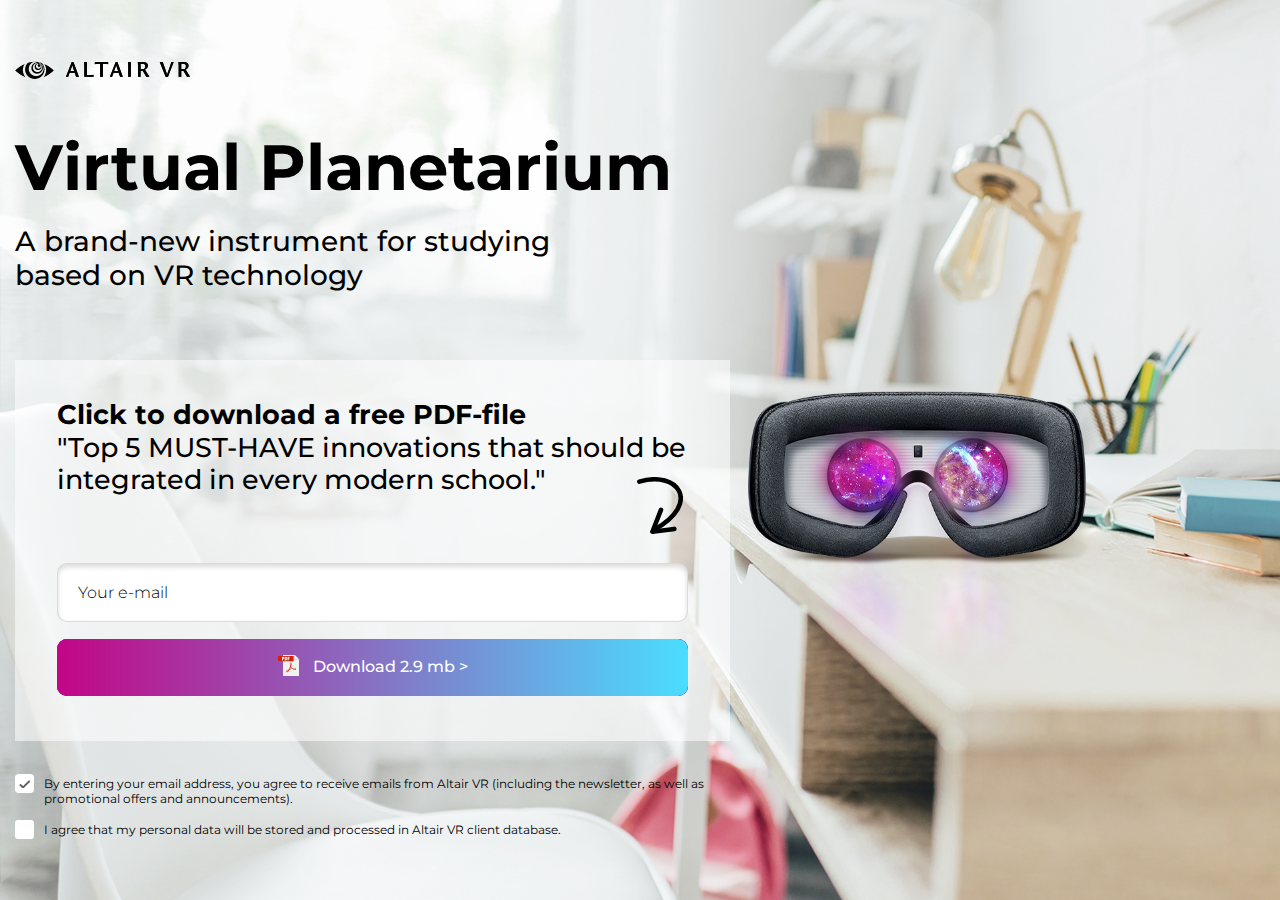
<file: index.html>
<!DOCTYPE html>
<html>
<head>
	<meta charset="utf-8" />
	<title>Virtual Planetarium</title>
	<meta name="keywords" content="" />
	<meta name="description" content="" />
    <meta name="viewport" content="width=device-width, initial-scale=1, shrink-to-fit=no">
    <link rel='shortcut icon' href='favicon.png' type='image/png'>

	<link href="css/style.css?0.1" rel="stylesheet" type="text/css" />

</head>

<body>

<div class="wrapper">
	
	<!-- begin main__content -->
	<main class="main__content">

		<!-- begin firstScreen -->
		<section class="firstScreen full__height">
			<div class="firstScreen__content">
				<div class="container_center">
					<div class="firstScreen__wrap">

						<a href="/" class="logo"><img src="img/logo.png" alt=""></a>

						<h1 class="firstScreen__title">Virtual Planetarium</h1>

						<h2 class="firstScreen__sub">A brand-new instrument for studying <br>based on VR technology</h2>

						<form class="form" id="" action="/">
							<div class="form__content">
								<h3 class="form__legend"><b>Click to download a free PDF-file</b> "Top 5 MUST-HAVE innovations that should be integrated in every modern school."</h3>
								<div class="form__row">
									<input class="form__input" type="text" required name="" placeholder="Your e-mail"/>
								</div>
								<div class="form__row">
									<button class="btn" type="submit"><span><i class="icon_pdf"></i> Download 2.9 mb ></span></button>
								</div>
							</div>
							<div class="form__row">
								<input id="checked1" type="checkbox" checked />
								<label for="checked1">By entering your email address, you agree to receive emails from Altair VR (including the newsletter, as well as promotional offers and announcements).</label>
							</div>
							<div class="form__row">
								<input id="checked2" type="checkbox" />
								<label for="checked2">I agree that my personal data will be stored and processed in Altair VR client database.</label>
							</div>
						</form>

					</div>
				</div>
			</div>
		</section>
		<!-- end firstScreen -->

	</main>
	<!-- end main__content -->

</div>
<!-- end .wrapper -->

	<script type="text/javascript" src="js/jquery.js"></script>
	<script type="text/javascript" src="js/function.js"></script>


</body>
</html>
</file>
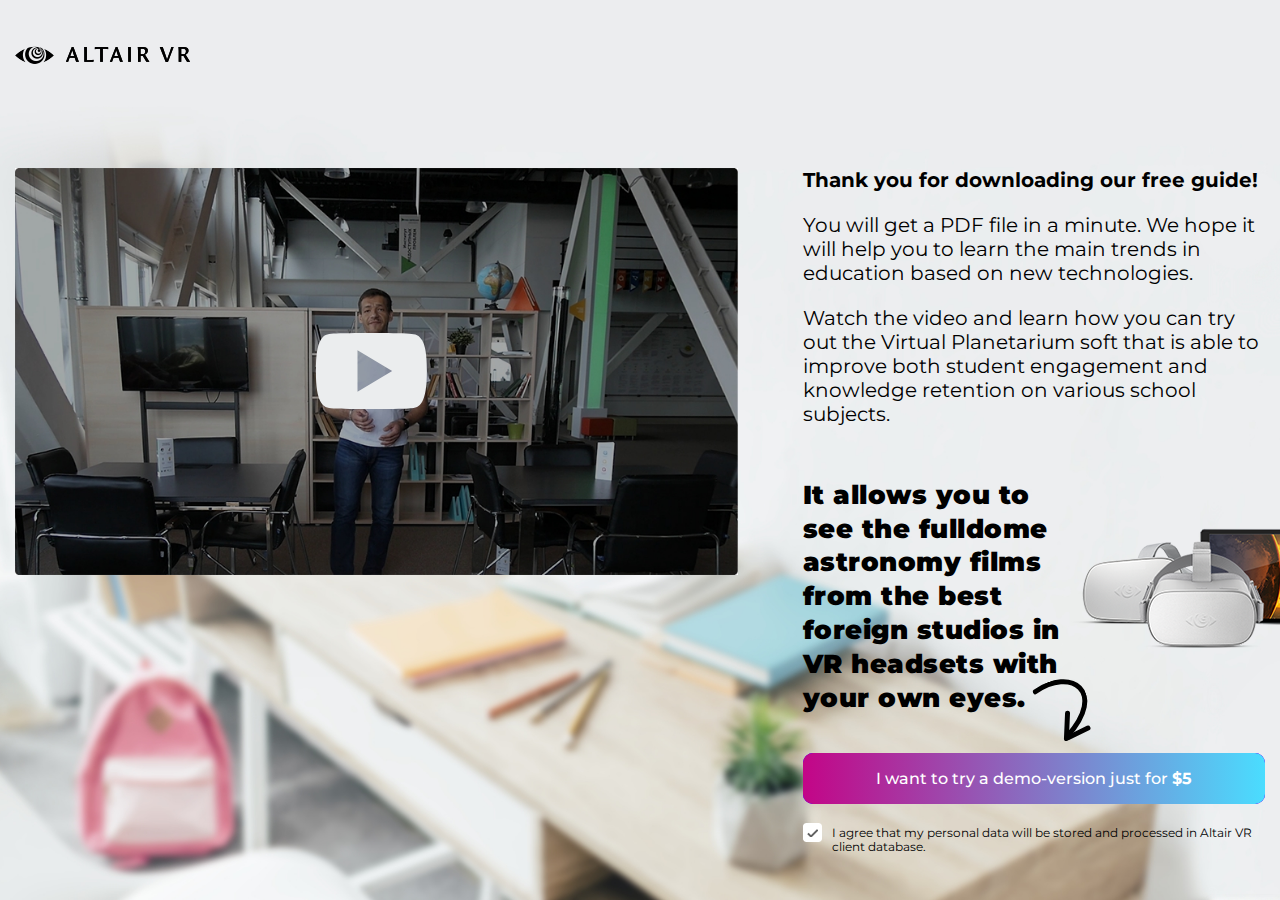
<file: thankyou.html>
<!DOCTYPE html>
<html>
<head>
	<meta charset="utf-8" />
	<title>Virtual Planetarium</title>
	<meta name="keywords" content="" />
	<meta name="description" content="" />
    <meta name="viewport" content="width=device-width, initial-scale=1, shrink-to-fit=no">
    <link rel='shortcut icon' href='favicon.png' type='image/png'>

	<link href="css/style.css?0.1" rel="stylesheet" type="text/css" />

</head>

<body>

<div class="wrapper">
	
	<!-- begin main__content -->
	<main class="main__content">

		<!-- begin firstScreen -->
		<section class="thankyou full__height">
			<div class="firstScreen__content">
				<div class="container_center">

					<a href="/" class="logo"><img src="img/logo.png" alt=""></a>

					<div class="thankyou__content">
						<div class="thankyou__description">
							<p><b>Thank you for downloading our free guide!</b></p>
							<p>You will get a PDF file in a minute. We hope it will help you to learn the main trends in education based on new technologies.</p>
							<p>Watch the video and learn how you can try out the Virtual Planetarium soft that is able to improve both student engagement and knowledge retention on various school subjects.</p>
						</div>
						<div class="thankyou__left">
							<div class="video__wrapper js_youtube" id="Y2uDpiHRz2Q">
								<img src="img/video-screen.jpg" alt="" class="video__prev">
							</div>
						</div>
						<div class="thankyou__right">
							<div class="thankyou__action">
								<div class="thankyou__label">It allows you to see the fulldome astronomy films from the best foreign studios in VR headsets with your own eyes.</div>
								<div class="thankyou__img">
									<img src="img/Oculus.png">
								</div>
							</div>
							<div class="form__row">
								<a href="#" class="btn"><span>I want to try a demo-version just for <b>$5</b></span></a>
							</div>
							<div class="form__row">
								<input id="checked2" type="checkbox" checked />
								<label for="checked2">I agree that my personal data will be stored and processed in Altair VR client database.</label>
							</div>
						</div>
					</div>
				</div>
			</div>
		</section>
	</main>

</div>
	<script type="text/javascript" src="js/jquery.js"></script>
	<script type="text/javascript" src="js/function.js"></script>
</body>
</html>
</file>
<file: css/style.css>
/*!
 *
 * Evgeniy Ivanov - 2018
 * busforward@gmail.com
 * Skype: ivanov_ea
 *
 */
@import url("https://fonts.googleapis.com/css?family=Montserrat:400,500,600,700&subset=latin-ext");
.main__content:after, .form:after, .form__row:after, .thankyou__content:after, .thankyou__action:after {
  content: '';
  display: table;
  clear: both; }

/* Global variables */
/* ======================================================================== */
/* Grid */
/* ======================================================================== */
/* Form */
/* ======================================================================== */
/* Breakpoints */
* {
  -webkit-box-sizing: border-box;
  box-sizing: border-box; }

html, body, .wrapper {
  height: 100%;
  position: relative;
  -webkit-box-sizing: content-box;
  box-sizing: content-box; }

/*! normalize.css v7.0.0 | MIT License | github.com/necolas/normalize.css */
/* Document
   ========================================================================== */
/**
 * 1. Correct the line height in all browsers.
 * 2. Prevent adjustments of font size after orientation changes in
 *    IE on Windows Phone and in iOS.
 */
html {
  -ms-text-size-adjust: 100%;
  /* 2 */
  -webkit-text-size-adjust: 100%;
  /* 2 */ }

/* Sections
   ========================================================================== */
/**
 * Remove the margin in all browsers (opinionated).
 */
body {
  margin: 0;
  font-size: 100%;
  font-family: "Montserrat";
  color: #000;
  line-height: 1.2; }

/**
 * Add the correct display in IE 9-.
 */
article, aside, details, figcaption, figure, footer, header, hgroup, main, nav, section, summary {
  display: block; }

/**
 * Correct the font size and margin on `h1` elements within `section` and
 * `article` contexts in Chrome, Firefox, and Safari.
 */
h1 {
  font-size: 2em;
  margin: 0.67em 0; }

/* Grouping content
   ========================================================================== */
/**
 * Add the correct display in IE 9-.
 * 1. Add the correct display in IE.
 */
figcaption,
figure,
main {
  /* 1 */
  display: block; }

/**
 * Add the correct margin in IE 8.
 */
figure {
  margin: 1em 40px; }

/**
 * 1. Add the correct box sizing in Firefox.
 * 2. Show the overflow in Edge and IE.
 */
hr {
  -webkit-box-sizing: content-box;
  box-sizing: content-box;
  /* 1 */
  height: 0;
  /* 1 */
  overflow: visible;
  /* 2 */ }

/**
 * 1. Correct the inheritance and scaling of font size in all browsers.
 * 2. Correct the odd `em` font sizing in all browsers.
 */
pre {
  font-family: monospace, monospace;
  /* 1 */
  font-size: 1em;
  /* 2 */ }

/* Text-level semantics
   ========================================================================== */
/**
 * 1. Remove the gray background on active links in IE 10.
 * 2. Remove gaps in links underline in iOS 8+ and Safari 8+.
 */
a {
  background-color: transparent;
  /* 1 */
  -webkit-text-decoration-skip: objects;
  /* 2 */
  -webkit-transition: all .3s;
  -o-transition: all .3s;
  transition: all .3s; }
  a:focus {
    outline: 0; }

/**
 * 1. Remove the bottom border in Chrome 57- and Firefox 39-.
 * 2. Add the correct text decoration in Chrome, Edge, IE, Opera, and Safari.
 */
abbr[title] {
  border-bottom: none;
  /* 1 */
  text-decoration: underline;
  /* 2 */
  -webkit-text-decoration: underline dotted;
  text-decoration: underline dotted;
  /* 2 */ }

/**
 * Prevent the duplicate application of `bolder` by the next rule in Safari 6.
 */
b,
strong {
  font-weight: inherit; }

/**
 * Add the correct font weight in Chrome, Edge, and Safari.
 */
b,
strong {
  font-weight: bolder; }

/**
 * 1. Correct the inheritance and scaling of font size in all browsers.
 * 2. Correct the odd `em` font sizing in all browsers.
 */
code,
kbd,
samp {
  font-family: monospace, monospace;
  /* 1 */
  font-size: 1em;
  /* 2 */ }

/**
 * Add the correct font style in Android 4.3-.
 */
dfn {
  font-style: italic; }

/**
 * Add the correct background and color in IE 9-.
 */
mark {
  background-color: #ff0;
  color: #000; }

/**
 * Add the correct font size in all browsers.
 */
small {
  font-size: 80%; }

/**
 * Prevent `sub` and `sup` elements from affecting the line height in
 * all browsers.
 */
sub,
sup {
  font-size: 75%;
  line-height: 0;
  position: relative;
  vertical-align: baseline; }

sub {
  bottom: -0.25em; }

sup {
  top: -0.5em; }

/* Embedded content
   ========================================================================== */
/**
 * Add the correct display in IE 9-.
 */
audio,
video {
  display: inline-block; }

/**
 * Add the correct display in iOS 4-7.
 */
audio:not([controls]) {
  display: none;
  height: 0; }

/**
 * Remove the border on images inside links in IE 10-.
 */
img {
  border-style: none;
  max-width: 100%; }

/**
 * Hide the overflow in IE.
 */
svg:not(:root) {
  overflow: hidden; }

/* Forms
   ========================================================================== */
/**
 * 1. Change the font styles in all browsers (opinionated).
 * 2. Remove the margin in Firefox and Safari.
 */
button,
input,
optgroup,
select,
textarea {
  margin: 0;
  /* 2 */ }

/**
 * Show the overflow in IE.
 * 1. Show the overflow in Edge.
 */
button,
input {
  /* 1 */
  overflow: visible;
  outline: 0; }

/**
 * Remove the inheritance of text transform in Edge, Firefox, and IE.
 * 1. Remove the inheritance of text transform in Firefox.
 */
button,
select {
  /* 1 */
  text-transform: none; }

/**
 * 1. Prevent a WebKit bug where (2) destroys native `audio` and `video`
 *    controls in Android 4.
 * 2. Correct the inability to style clickable types in iOS and Safari.
 */
button,
html [type="button"],
[type="reset"],
[type="submit"] {
  -webkit-appearance: button;
  /* 2 */ }

/**
 * Remove the inner border and padding in Firefox.
 */
button::-moz-focus-inner,
[type="button"]::-moz-focus-inner,
[type="reset"]::-moz-focus-inner,
[type="submit"]::-moz-focus-inner {
  border-style: none;
  padding: 0; }

/**
 * Restore the focus styles unset by the previous rule.
 */
button:-moz-focusring,
[type="button"]:-moz-focusring,
[type="reset"]:-moz-focusring,
[type="submit"]:-moz-focusring {
  outline: 1px dotted ButtonText; }

/**
 * Correct the padding in Firefox.
 */
fieldset {
  padding: 0.35em 0.75em 0.625em; }

/**
 * 1. Correct the text wrapping in Edge and IE.
 * 2. Correct the color inheritance from `fieldset` elements in IE.
 * 3. Remove the padding so developers are not caught out when they zero out
 *    `fieldset` elements in all browsers.
 */
legend {
  -webkit-box-sizing: border-box;
  box-sizing: border-box;
  /* 1 */
  color: inherit;
  /* 2 */
  display: table;
  /* 1 */
  max-width: 100%;
  /* 1 */
  padding: 0;
  /* 3 */
  white-space: normal;
  /* 1 */ }

/**
 * 1. Add the correct display in IE 9-.
 * 2. Add the correct vertical alignment in Chrome, Firefox, and Opera.
 */
progress {
  display: inline-block;
  /* 1 */
  vertical-align: baseline;
  /* 2 */ }

/**
 * Remove the default vertical scrollbar in IE.
 */
textarea {
  overflow: auto; }

/**
 * 1. Add the correct box sizing in IE 10-.
 * 2. Remove the padding in IE 10-.
 */
[type="checkbox"],
[type="radio"] {
  -webkit-box-sizing: border-box;
  box-sizing: border-box;
  /* 1 */
  padding: 0;
  /* 2 */ }

/**
 * Correct the cursor style of increment and decrement buttons in Chrome.
 */
[type="number"]::-webkit-inner-spin-button,
[type="number"]::-webkit-outer-spin-button {
  height: auto; }

/**
 * 1. Correct the odd appearance in Chrome and Safari.
 * 2. Correct the outline style in Safari.
 */
[type="search"] {
  -webkit-appearance: textfield;
  /* 1 */
  outline-offset: -2px;
  /* 2 */ }

/**
 * Remove the inner padding and cancel buttons in Chrome and Safari on macOS.
 */
[type="search"]::-webkit-search-cancel-button,
[type="search"]::-webkit-search-decoration {
  -webkit-appearance: none; }

/**
 * 1. Correct the inability to style clickable types in iOS and Safari.
 * 2. Change font properties to `inherit` in Safari.
 */
::-webkit-file-upload-button {
  -webkit-appearance: button;
  /* 1 */
  font: inherit;
  /* 2 */ }

/* Interactive
   ========================================================================== */
/*
 * Add the correct display in IE 9-.
 * 1. Add the correct display in Edge, IE, and Firefox.
 */
details,
menu {
  display: block; }

/*
 * Add the correct display in all browsers.
 */
summary {
  display: list-item; }

/* Scripting
   ========================================================================== */
/**
 * Add the correct display in IE 9-.
 */
canvas {
  display: inline-block; }

/**
 * Add the correct display in IE.
 */
template {
  display: none; }

/* Hidden
   ========================================================================== */
/**
 * Add the correct display in IE 10-.
 */
[hidden] {
  display: none; }

.wrapper {
  font-size: 16px;
  min-height: 100%;
  height: auto !important;
  height: 100%;
  overflow: hidden;
  margin: 0 auto -auto auto; }

/* Middle
 ----------------------------------------------------------------------------- */
.main__content {
  padding-bottom: auto; }

.container_center {
  max-width: 1572px;
  padding: 0 15px;
  margin-left: auto;
  margin-right: auto; }
  @media (max-width: 1199px) {
    .container_center {
      padding: 0 45px; } }
  @media (max-width: 767px) {
    .container_center {
      padding: 0 11px; } }

.column {
  -webkit-column-count: 4;
  column-count: 4;
  -webkit-column-gap: 20px;
  column-gap: 20px;
  -webkit-column-width: 300px;
  column-width: 300px; }

.form__row {
  margin-bottom: 17px; }
  .form__row input:not([type]),
  .form__row input[type=text],
  .form__row input[type=password],
  .form__row input[type=email],
  .form__row input[type=url],
  .form__row input[type=search],
  .form__row input[type=tel],
  .form__row input[type=number],
  .form__row input[type=datetime],
  .form__row textarea,
  .form__row .btn {
    width: 100%; }
  .form__row textarea {
    max-width: 100%;
    max-width: 100%;
    min-height: 15px; }
  .form__row:last-child {
    margin-bottom: 0; }

@media (max-width: 1199px) {
  .form__row {
    margin-bottom: 14px; } }

input:not([type]),
input[type=text],
input[type=password],
input[type=email],
input[type=url],
input[type=search],
input[type=tel],
input[type=number],
input[type=datetime],
textarea {
  background-color: #fff;
  border: 1px solid rgba(17, 16, 10, 0.15);
  padding: 19px 20px;
  outline: none;
  font-size: 16px;
  font-weight: 300;
  font-family: "Montserrat";
  border-radius: 10px;
  -webkit-box-shadow: inset 0 3px 5px rgba(17, 16, 10, 0.15);
  box-shadow: inset 0 3px 5px rgba(17, 16, 10, 0.15);
  -webkit-transition: all .3s;
  -o-transition: all .3s;
  transition: all .3s; }
  input:not([type]):hover,
  input[type=text]:hover,
  input[type=password]:hover,
  input[type=email]:hover,
  input[type=url]:hover,
  input[type=search]:hover,
  input[type=tel]:hover,
  input[type=number]:hover,
  input[type=datetime]:hover,
  textarea:hover {
    border: 1px solid #ddd;
    background-color: #fff;
    -webkit-box-shadow: inset 0 2px 4px rgba(17, 16, 10, 0.15);
    box-shadow: inset 0 2px 4px rgba(17, 16, 10, 0.15); }
  input:not([type]):focus,
  input[type=text]:focus,
  input[type=password]:focus,
  input[type=email]:focus,
  input[type=url]:focus,
  input[type=search]:focus,
  input[type=tel]:focus,
  input[type=number]:focus,
  input[type=datetime]:focus,
  textarea:focus {
    border: 1px solid #ddd;
    background-color: #fff;
    -webkit-box-shadow: inset 0 1px 3px rgba(17, 16, 10, 0.15);
    box-shadow: inset 0 1px 3px rgba(17, 16, 10, 0.15); }
    input:not([type]):focus::-webkit-input-placeholder,
    input[type=text]:focus::-webkit-input-placeholder,
    input[type=password]:focus::-webkit-input-placeholder,
    input[type=email]:focus::-webkit-input-placeholder,
    input[type=url]:focus::-webkit-input-placeholder,
    input[type=search]:focus::-webkit-input-placeholder,
    input[type=tel]:focus::-webkit-input-placeholder,
    input[type=number]:focus::-webkit-input-placeholder,
    input[type=datetime]:focus::-webkit-input-placeholder,
    textarea:focus::-webkit-input-placeholder {
      text-indent: -500px; }
    input:not([type]):focus:-moz-placeholder,
    input[type=text]:focus:-moz-placeholder,
    input[type=password]:focus:-moz-placeholder,
    input[type=email]:focus:-moz-placeholder,
    input[type=url]:focus:-moz-placeholder,
    input[type=search]:focus:-moz-placeholder,
    input[type=tel]:focus:-moz-placeholder,
    input[type=number]:focus:-moz-placeholder,
    input[type=datetime]:focus:-moz-placeholder,
    textarea:focus:-moz-placeholder {
      text-indent: -500px; }
    input:not([type]):focus::-moz-placeholder,
    input[type=text]:focus::-moz-placeholder,
    input[type=password]:focus::-moz-placeholder,
    input[type=email]:focus::-moz-placeholder,
    input[type=url]:focus::-moz-placeholder,
    input[type=search]:focus::-moz-placeholder,
    input[type=tel]:focus::-moz-placeholder,
    input[type=number]:focus::-moz-placeholder,
    input[type=datetime]:focus::-moz-placeholder,
    textarea:focus::-moz-placeholder {
      text-indent: -500px; }
    input:not([type]):focus:-ms-input-placeholder,
    input[type=text]:focus:-ms-input-placeholder,
    input[type=password]:focus:-ms-input-placeholder,
    input[type=email]:focus:-ms-input-placeholder,
    input[type=url]:focus:-ms-input-placeholder,
    input[type=search]:focus:-ms-input-placeholder,
    input[type=tel]:focus:-ms-input-placeholder,
    input[type=number]:focus:-ms-input-placeholder,
    input[type=datetime]:focus:-ms-input-placeholder,
    textarea:focus:-ms-input-placeholder {
      text-indent: -500px; }
  input:not([type]).invalid,
  input[type=text].invalid,
  input[type=password].invalid,
  input[type=email].invalid,
  input[type=url].invalid,
  input[type=search].invalid,
  input[type=tel].invalid,
  input[type=number].invalid,
  input[type=datetime].invalid,
  textarea.invalid {
    background-color: #fff0f0;
    border: 1px solid red; }
  input:not([type])::-webkit-input-placeholder,
  input[type=text]::-webkit-input-placeholder,
  input[type=password]::-webkit-input-placeholder,
  input[type=email]::-webkit-input-placeholder,
  input[type=url]::-webkit-input-placeholder,
  input[type=search]::-webkit-input-placeholder,
  input[type=tel]::-webkit-input-placeholder,
  input[type=number]::-webkit-input-placeholder,
  input[type=datetime]::-webkit-input-placeholder,
  textarea::-webkit-input-placeholder {
    color: #000;
    text-indent: 0;
    -webkit-transition: all .5s;
    -o-transition: all .5s;
    transition: all .5s; }
  input:not([type]):-moz-placeholder,
  input[type=text]:-moz-placeholder,
  input[type=password]:-moz-placeholder,
  input[type=email]:-moz-placeholder,
  input[type=url]:-moz-placeholder,
  input[type=search]:-moz-placeholder,
  input[type=tel]:-moz-placeholder,
  input[type=number]:-moz-placeholder,
  input[type=datetime]:-moz-placeholder,
  textarea:-moz-placeholder {
    color: #000;
    text-indent: 0;
    -webkit-transition: all .5s;
    -o-transition: all .5s;
    transition: all .5s; }
  input:not([type])::-moz-placeholder,
  input[type=text]::-moz-placeholder,
  input[type=password]::-moz-placeholder,
  input[type=email]::-moz-placeholder,
  input[type=url]::-moz-placeholder,
  input[type=search]::-moz-placeholder,
  input[type=tel]::-moz-placeholder,
  input[type=number]::-moz-placeholder,
  input[type=datetime]::-moz-placeholder,
  textarea::-moz-placeholder {
    color: #000;
    text-indent: 0;
    -webkit-transition: all .5s;
    -o-transition: all .5s;
    transition: all .5s; }
  input:not([type]):-ms-input-placeholder,
  input[type=text]:-ms-input-placeholder,
  input[type=password]:-ms-input-placeholder,
  input[type=email]:-ms-input-placeholder,
  input[type=url]:-ms-input-placeholder,
  input[type=search]:-ms-input-placeholder,
  input[type=tel]:-ms-input-placeholder,
  input[type=number]:-ms-input-placeholder,
  input[type=datetime]:-ms-input-placeholder,
  textarea:-ms-input-placeholder {
    color: #000;
    text-indent: 0;
    -webkit-transition: all .5s;
    -o-transition: all .5s;
    transition: all .5s; }
  @media (max-width: 991px) {
    input:not([type]),
    input[type=text],
    input[type=password],
    input[type=email],
    input[type=url],
    input[type=search],
    input[type=tel],
    input[type=number],
    input[type=datetime],
    textarea {
      padding: 14px 20px; } }

input[type=search]::-webkit-search-cancel-button,
input[type=search]::-webkit-search-decoration {
  -webkit-appearance: none; }

input[type=number]::-webkit-inner-spin-button,
input[type=number]::-webkit-outer-spin-button {
  height: auto; }

input[type=checkbox],
input[type=radio] {
  padding: 0;
  display: block;
  height: 19px;
  width: 19px;
  border: none;
  overflow: hidden;
  margin-top: -3px;
  vertical-align: middle;
  -webkit-appearance: none;
  -moz-appearance: none;
  outline: 0;
  background: 0 0;
  background-color: #fff;
  background-size: 100%;
  text-align: center;
  position: relative;
  float: left;
  margin-right: 10px; }
  input[type=checkbox] + label,
  input[type=radio] + label {
    display: block;
    overflow: hidden;
    font-size: 12px; }
  input[type=checkbox]:not(:disabled), input[type=checkbox]:not(:disabled),
  input[type=radio]:not(:disabled),
  input[type=radio]:not(:disabled) {
    cursor: pointer; }
  input[type=checkbox]:before, input[type=checkbox]:before,
  input[type=radio]:before,
  input[type=radio]:before {
    display: block; }
  input[type=checkbox]:disabled, input[type=checkbox]:disabled,
  input[type=radio]:disabled,
  input[type=radio]:disabled {
    background-color: #ddd; }
  @media (max-width: 1199px) {
    input[type=checkbox],
    input[type=radio] {
      width: 16px;
      height: 16px; } }
  @media (max-width: 767px) {
    input[type=checkbox],
    input[type=radio] {
      margin-top: 0; } }

input[type=radio] {
  border-radius: 50%; }
  input[type=radio]:checked:before {
    content: '';
    width: 6px;
    height: 6px;
    top: 50%;
    left: 50%;
    margin-top: -3px;
    margin-left: -3px;
    display: block;
    position: absolute;
    border-radius: 50%;
    background: #000; }
  input[type=radio]:disabled:checked:before {
    background-color: #ddd; }

input[type=checkbox] {
  border-radius: 3px; }
  input[type=checkbox]:checked, input[type=checkbox]:indeterminate {
    background: url(../img/checked.png) no-repeat center; }
  input[type=checkbox]:disabled:checked, input[type=checkbox]:disabled:indeterminate {
    background-color: #ddd; }

.btn {
  color: #ffffff;
  font-family: "Montserrat";
  font-size: 16px;
  font-weight: 500;
  padding: 16px 15px 16px;
  border: none;
  outline: none;
  text-decoration: none;
  display: inline-block;
  text-align: center;
  max-width: 100%;
  cursor: pointer;
  border-radius: 10px;
  -webkit-transition: all 0.3s;
  -o-transition: all 0.3s;
  transition: all 0.3s;
  text-decoration: none;
  position: relative;
  overflow: hidden;
  background-color: #5400ff; }
  .btn:before {
    content: '';
    display: block;
    position: absolute;
    top: 0;
    left: 0;
    height: 100%;
    width: 200%;
    background-color: #5400ff;
    background-image: -webkit-gradient(linear, right top, left top, from(#c30587), color-stop(50%, #4addff), to(#c30587));
    background-image: -webkit-linear-gradient(right, #c30587 0%, #4addff 50%, #c30587 100%);
    background-image: -o-linear-gradient(right, #c30587 0%, #4addff 50%, #c30587 100%);
    background-image: linear-gradient(to left, #c30587 0%, #4addff 50%, #c30587 100%);
    -webkit-transition: all .3s;
    -o-transition: all .3s;
    transition: all .3s; }
  .btn span {
    z-index: 1;
    position: relative;
    display: inline-block; }
  .btn:hover {
    text-decoration: none; }
    .btn:hover:before {
      left: -100%; }
  .btn:focus:before, .btn:active:before {
    background-image: -webkit-gradient(linear, right top, left top, from(#c30587), color-stop(20%, #4addff), color-stop(40%, #4addff), to(#c30587));
    background-image: -webkit-linear-gradient(right, #c30587 0%, #4addff 20%, #4addff 40%, #c30587 100%);
    background-image: -o-linear-gradient(right, #c30587 0%, #4addff 20%, #4addff 40%, #c30587 100%);
    background-image: linear-gradient(to left, #c30587 0%, #4addff 20%, #4addff 40%, #c30587 100%);
    left: -79%; }
  @media (max-width: 991px) {
    .btn {
      padding: 12px 10px; } }

@-webkit-keyframes blick {
  0% {
    left: 0; }
  40% {
    left: 0%; }
  60% {
    left: -100%; }
  100% {
    left: -100%; } }

@keyframes blick {
  0% {
    left: 0; }
  40% {
    left: 0%; }
  60% {
    left: -100%; }
  100% {
    left: -100%; } }

.video__wrapper {
  position: relative;
  overflow: hidden;
  padding-bottom: 56.4%; }
  .video__wrapper iframe, .video__wrapper .video__prev {
    position: absolute;
    top: 0;
    left: 0;
    width: 100%;
    height: 100%; }

.video__prev {
  position: absolute;
  display: block;
  top: 0;
  left: 0;
  width: 100%;
  height: 100%; }

.video__play {
  position: absolute;
  top: 50%;
  left: 50%;
  width: 112px;
  height: 76px;
  margin-left: -61px;
  margin-top: -38px;
  -webkit-transition: all .3s;
  -o-transition: all .3s;
  transition: all .3s;
  cursor: pointer; }
  .video__play:hover {
    -webkit-transform: scale(1.1);
    -ms-transform: scale(1.1);
    transform: scale(1.1); }

@media (max-width: 1199px) {
  .video__play {
    width: 68px;
    height: 46px;
    margin-top: -23px;
    margin-left: -34px; } }

.logo {
  display: inline-block;
  margin-bottom: 46px; }
  @media (max-width: 1199px) {
    .logo {
      width: 160px;
      margin-bottom: 44px; } }
  @media (max-width: 991px) {
    .logo {
      margin-bottom: 33px; } }
  @media (max-width: 767px) {
    .logo {
      width: 160px;
      padding-left: 10px;
      margin-bottom: 23px; } }

.icon_pdf {
  display: inline-block;
  vertical-align: middle;
  margin-right: 10px; }
  .icon_pdf:before {
    content: url("../img/PDF.png"); }

.firstScreen {
  background: url("../img/BG.jpg") no-repeat left center;
  background-size: 127% auto;
  padding: 30px 0;
  display: table;
  width: 100%; }
  .firstScreen__content {
    display: table-cell;
    vertical-align: middle; }
  .firstScreen__wrap {
    max-width: 715px; }
  .firstScreen__title {
    margin: 0;
    font-size: 64px;
    margin-bottom: 19px; }
  .firstScreen__sub {
    margin: 0;
    font-size: 28px;
    font-weight: 500;
    margin-bottom: 68px; }
  @media (max-width: 1199px) {
    .firstScreen {
      background-size: 133% auto; }
      .firstScreen__title {
        font-size: 44px;
        margin-bottom: 15px; }
      .firstScreen__wrap {
        max-width: 508px; }
      .firstScreen__sub {
        font-size: 19px;
        margin-bottom: 50px; } }
  @media (max-width: 991px) {
    .firstScreen {
      background-image: url(../img/bg-sm.jpg);
      background-size: cover;
      background-position: bottom center;
      padding-bottom: 78%; }
      .firstScreen__content {
        text-align: center;
        vertical-align: top; }
      .firstScreen__wrap {
        padding-top: 41px;
        max-width: 507px;
        display: inline-block;
        text-align: left; }
      .firstScreen__sub {
        margin-bottom: 54px; } }
  @media (max-width: 767px) {
    .firstScreen {
      background-image: url(../img/bg-xs.jpg);
      background-position: center bottom;
      background-size: cover;
      padding-bottom: 30px;
      padding-top: 0;
      position: relative; }
      .firstScreen__wrap {
        padding-top: 28px; }
      .firstScreen__title {
        font-size: 38px;
        margin-bottom: 21px;
        padding-left: 10px;
        padding-right: 10px; }
      .firstScreen__sub {
        font-size: 18px;
        margin-bottom: 0px;
        position: relative;
        padding-bottom: 64%;
        padding-left: 10px;
        padding-right: 10px; }
        .firstScreen__sub br {
          display: none; }
        .firstScreen__sub:after {
          content: '';
          position: absolute;
          background: url(../img/Glasses.png) no-repeat center center;
          background-size: 100%;
          width: 104%;
          left: -2%;
          bottom: 3%;
          padding-bottom: 52%;
          z-index: 2; } }

.thankyou {
  background: url("../img/BG-2.jpg") no-repeat top center;
  background-size: cover;
  padding: 30px 0;
  display: table;
  width: 100%; }
  .thankyou .logo {
    margin-bottom: 100px; }
  .thankyou__left {
    float: left;
    width: 57.8%;
    margin-right: 5%; }
  .thankyou__right {
    float: right;
    width: 37%; }
  .thankyou__description {
    font-size: 20px;
    float: right;
    width: 37%; }
    .thankyou__description p {
      margin-top: 0;
      margin-bottom: 21px; }
  .thankyou__action {
    margin: 32px 0 38px; }
  .thankyou__label {
    float: left;
    width: 58%;
    font-size: 26px;
    font-weight: 900;
    letter-spacing: 0.02em;
    line-height: 1.3;
    position: relative; }
    .thankyou__label:after {
      content: url("../img/form_arrow.svg");
      position: absolute;
      bottom: -37px;
      width: 30px;
      margin-left: 16px;
      -webkit-transform: rotate(-19deg);
      -ms-transform: rotate(-19deg);
      transform: rotate(-19deg); }
  .thankyou__img {
    float: right;
    width: 42%;
    padding-top: 45px; }
    .thankyou__img img {
      max-width: none; }
  @media (max-width: 1199px) {
    .thankyou .logo {
      margin-bottom: 39px; }
    .thankyou__left {
      width: 56.8%;
      margin-right: 4%; }
    .thankyou__right {
      width: 39%; }
    .thankyou__description {
      float: none;
      width: auto;
      margin-bottom: 38px;
      font-size: 18px; }
    .thankyou__action {
      margin: 0 0 38px; }
    .thankyou__label {
      float: none;
      width: auto;
      font-size: 22px; }
      .thankyou__label:after {
        content: url("../img/thank-arrow.svg");
        -webkit-transform: rotate(0);
        -ms-transform: rotate(0);
        transform: rotate(0);
        left: 0;
        bottom: -63px; }
    .thankyou__img {
      width: 54%;
      padding-top: 0;
      margin-bottom: -20px; }
      .thankyou__img img {
        max-width: 100%; } }
  @media (max-width: 991px) {
    .thankyou .logo {
      display: inline-block;
      max-width: 510px;
      width: 100%;
      text-align: left; }
    .thankyou__content {
      display: inline-block;
      text-align: left;
      max-width: 510px;
      width: 100%; }
    .thankyou__left {
      width: auto;
      margin-right: 0;
      float: none;
      margin-bottom: 44px; }
    .thankyou__right {
      width: auto;
      float: none; }
    .thankyou__description {
      float: none;
      width: auto; }
    .thankyou__action {
      margin-bottom: 60px; }
    .thankyou__label {
      width: 60%;
      float: left; }
      .thankyou__label:after {
        content: url("../img/form_arrow.svg");
        left: auto;
        bottom: -50px; }
    .thankyou__img {
      width: 40%;
      padding-top: 0;
      margin-bottom: 0; }
      .thankyou__img img {
        max-width: 100%; } }
  @media (max-width: 767px) {
    .thankyou .logo {
      margin-bottom: 30px;
      padding-left: 10px; }
      .thankyou .logo img {
        width: 150px; }
    .thankyou__content {
      padding-left: 10px;
      padding-right: 10px; }
    .thankyou__left {
      -webkit-box-sizing: content-box;
      box-sizing: content-box;
      margin-left: -25px;
      margin-right: -25px;
      margin-bottom: 30px; }
    .thankyou__description {
      font-size: 12px;
      margin-bottom: 24px;
      font-weight: 400;
      line-height: 1.3; }
      .thankyou__description p {
        margin-bottom: 15px; }
    .thankyou__action {
      margin-bottom: 30px; }
    .thankyou__label {
      width: auto;
      font-size: 18px; }
      .thankyou__label:after {
        content: url("../img/thank-arrow.svg");
        -webkit-transform: rotate(0);
        -ms-transform: rotate(0);
        transform: rotate(0);
        left: 0;
        bottom: -63px; }
    .thankyou__img {
      width: 62%; }
      .thankyou__img img {
        max-width: 100%; } }

.form__content {
  background-color: rgba(255, 255, 255, 0.55);
  padding: 39px 42px 45px;
  margin-bottom: 36px; }

.form__legend {
  font-size: 27px;
  font-weight: 500;
  position: relative;
  margin: 0 0 67px; }
  .form__legend b {
    font-weight: 700;
    display: block; }
  .form__legend:after {
    content: '';
    width: 46px;
    height: 57px;
    background: url("../img/form_arrow.svg") no-repeat center center;
    background-size: 100%;
    position: absolute;
    display: block;
    right: 5px;
    bottom: -38px; }

@media (max-width: 1199px) {
  .form__content {
    padding: 33px 35px 31px; }
  .form__legend {
    font-size: 20px;
    margin-bottom: 52px; }
    .form__legend b {
      font-weight: 600; }
    .form__legend:after {
      width: 35px;
      height: 43px;
      right: 3px;
      bottom: -29px; } }

@media (max-width: 991px) {
  .form__content {
    padding: 31px 35px 31px; }
  .form__legend {
    margin-bottom: 53px; } }

@media (max-width: 767px) {
  .form__content {
    padding: 22px 13px 14px;
    margin-bottom: 20px; }
  .form__legend {
    margin-bottom: 22px; }
    .form__legend:after {
      width: 24px;
      height: 30px;
      right: 6px;
      bottom: -17px; } }

/*# sourceMappingURL=style.css.map */
</file>
